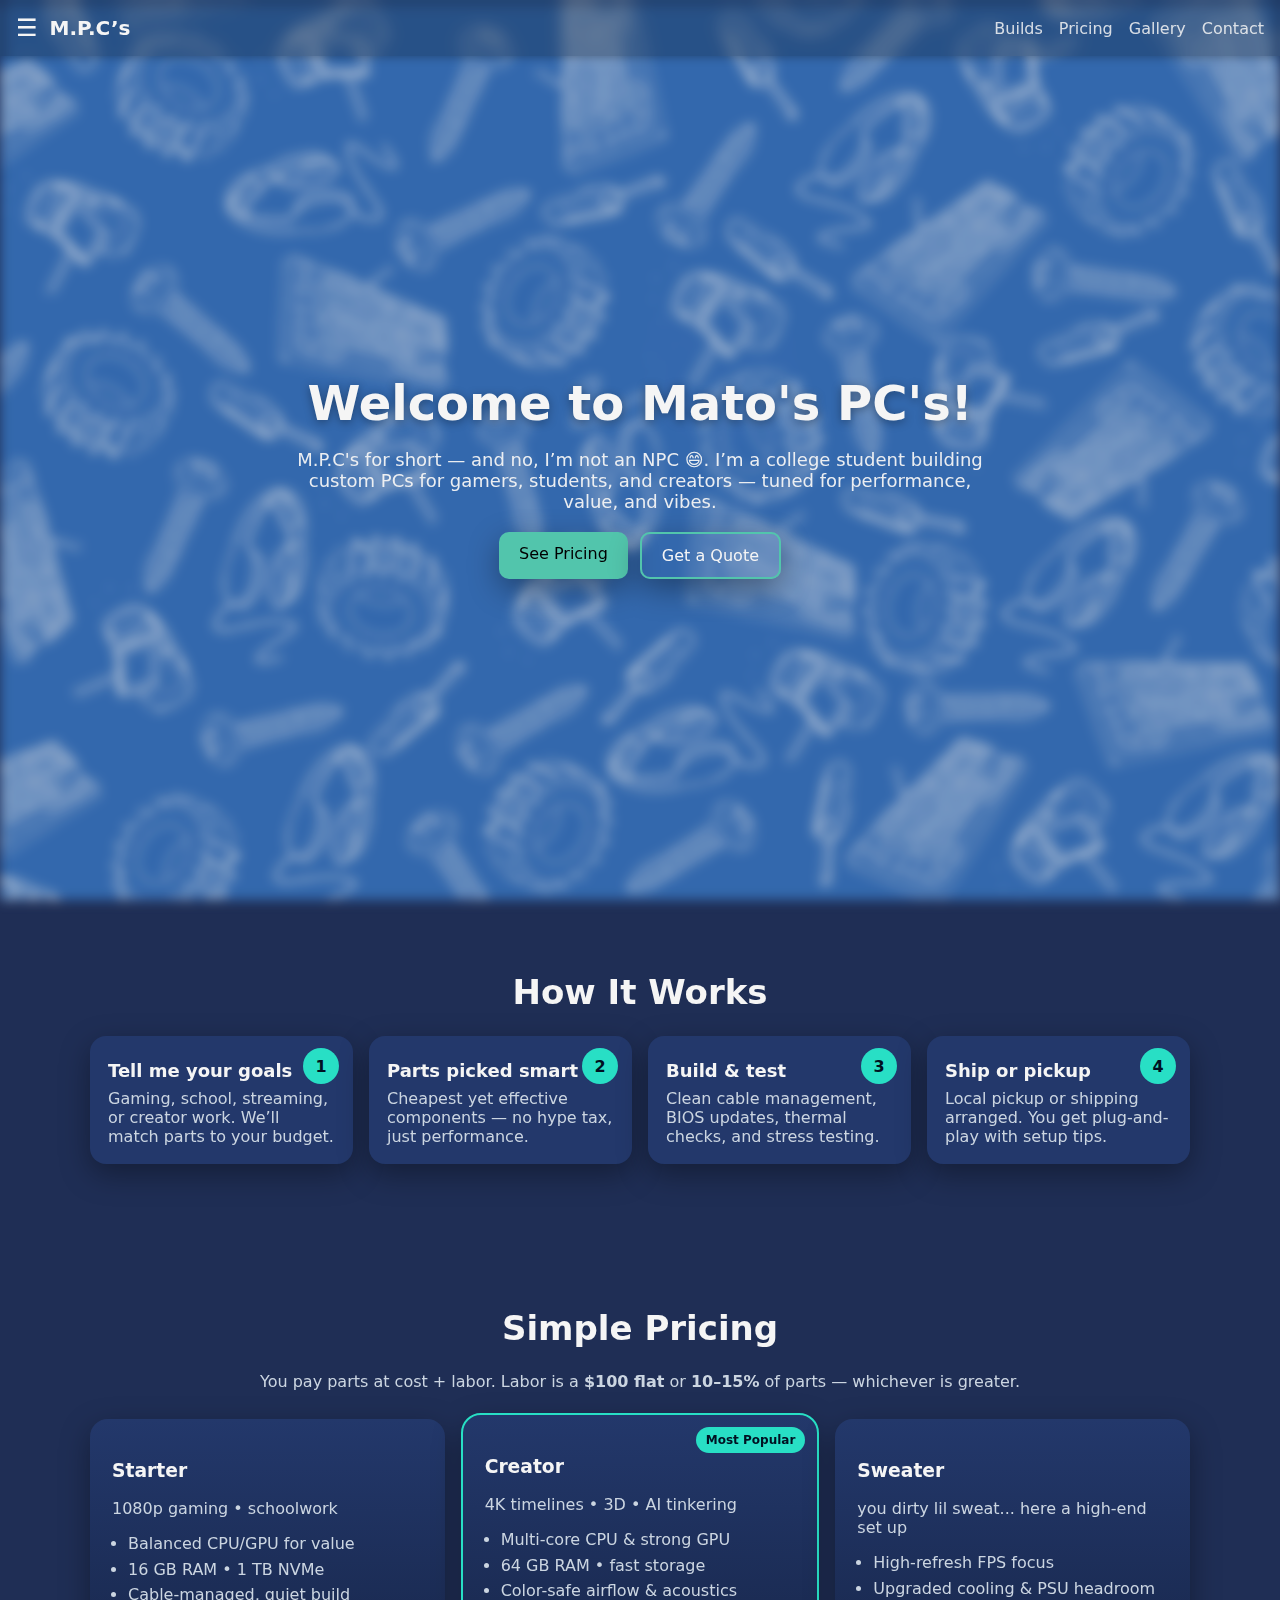
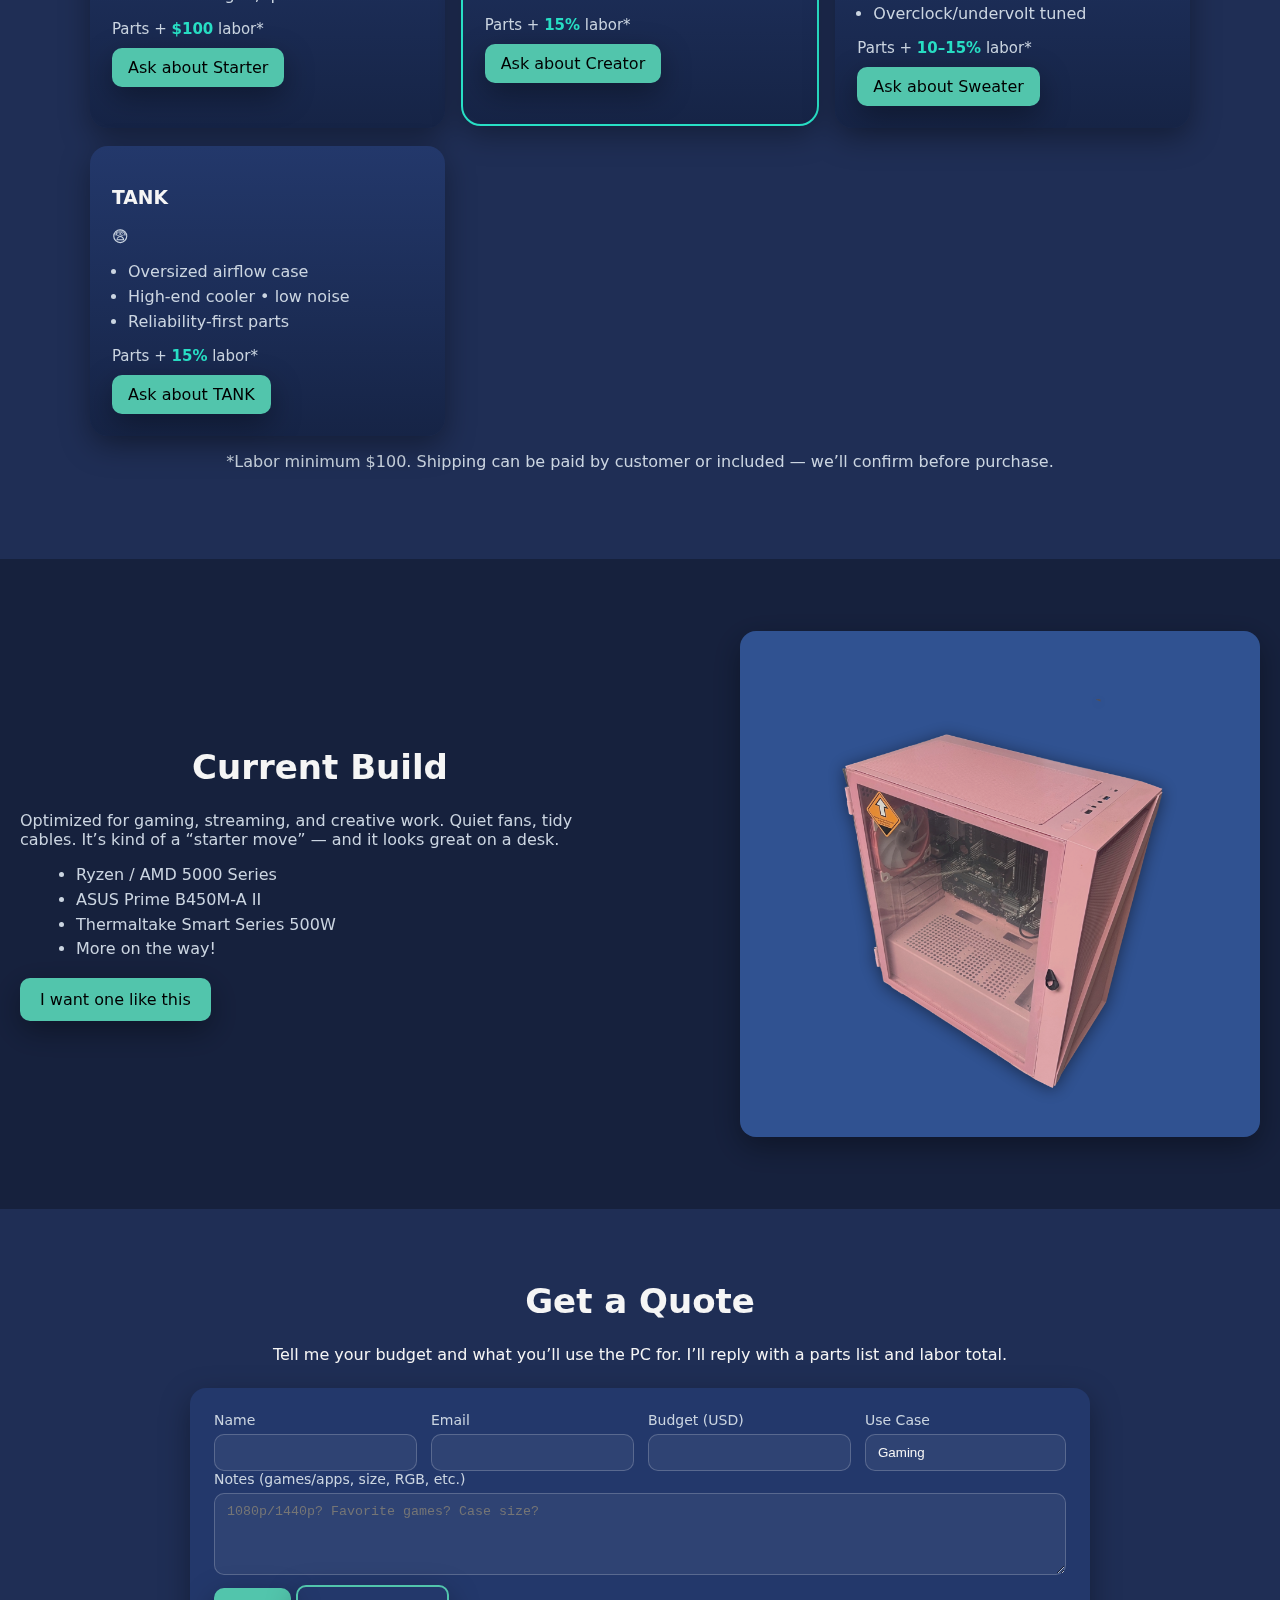
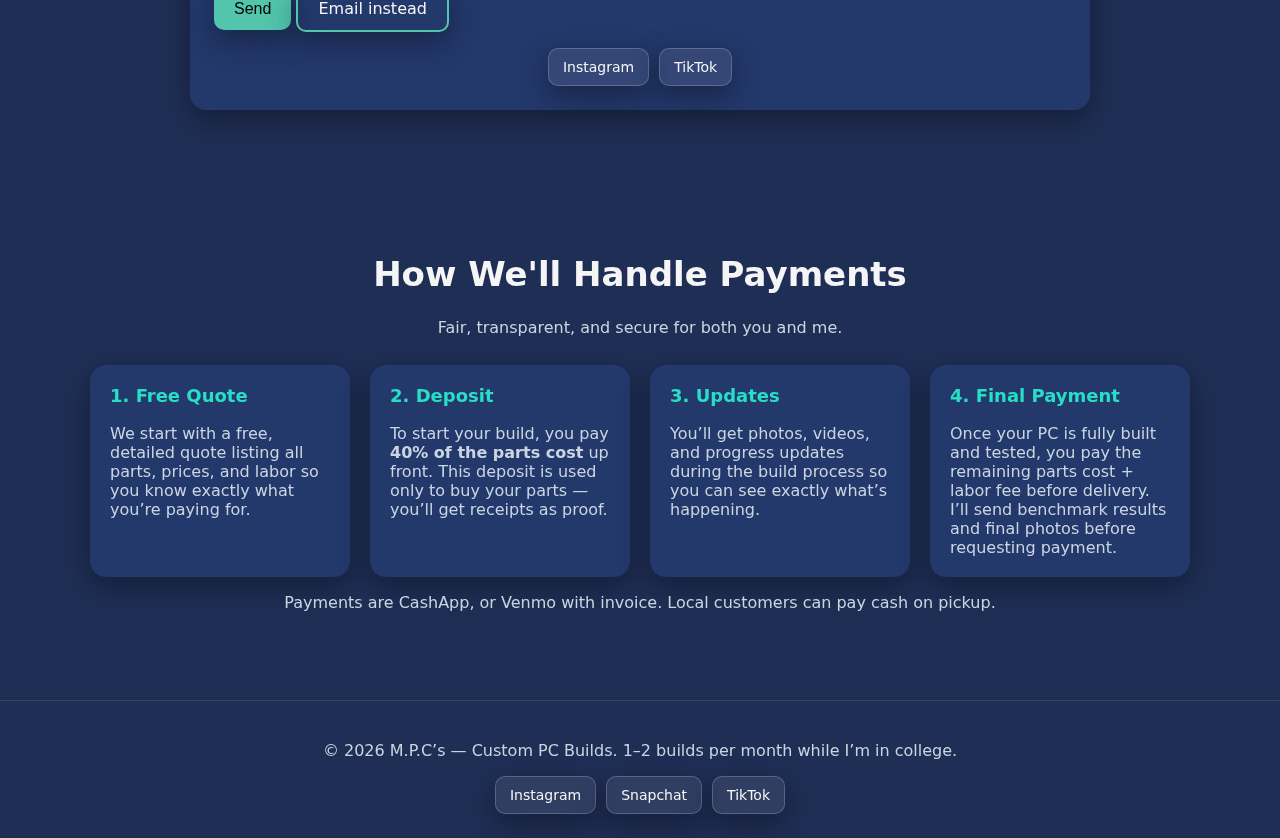
<file: index.html>
<!DOCTYPE html>
<html lang="en">
<head>
  <meta charset="UTF-8" />
  <title>Mato's PC's | Custom PC Builds</title>
  <link rel="stylesheet" href="style.css" />
  <meta name="viewport" content="width=device-width,initial-scale=1" />
</head>
<body>
  <!-- Toggle for sidebar (pure CSS) -->
  <input type="checkbox" id="menu-toggle" hidden>

  <!-- Header / Toggle Button -->
  <header class="topbar">
    <label for="menu-toggle" class="menu-btn" aria-label="Open menu">☰</label>
    <a href="#hero" class="brand">M.P.C’s</a>
    <nav class="top-links">
      <a href="#builds">Builds</a>
      <a href="#pricing">Pricing</a>
      <a href="#gallery">Gallery</a>
      <a href="#contact">Contact</a>
    </nav>
  </header>

  <!-- Slide-in Sidebar -->
  <nav class="sidebar">
    <h2>Menu</h2>
    <ul>
      <li><a href="#hero">Dashboard</a></li>
      <li><a href="#builds">Builds</a></li>
      <li><a href="#pricing">Pricing</a></li>
      <li><a href="#gallery">Gallery</a></li>
      <li><a href="#contact">Contact</a></li>
    </ul>
  </nav>
  <!-- Click-outside backdrop -->
  <label for="menu-toggle" class="backdrop" aria-hidden="true"></label>

  <!-- Blurred Background -->
  <div class="blur-bg"></div>

  <!-- Hero -->
  <main id="hero" class="content">
    <h2>Welcome to Mato's PC's!</h2>
    <p>M.P.C's for short — and no, I’m not an NPC 😄. I’m a college student building custom PCs for gamers, students, and creators — tuned for performance, value, and vibes.</p>
    <div class="cta-row">
      <a href="#pricing" class="btn">See Pricing</a>
      <a href="#contact" class="btn btn-outline">Get a Quote</a>
    </div>
  </main>

  <!-- How it works -->
  <section id="builds" class="section how">
    <h2>How It Works</h2>
    <div class="steps">
      <div class="step">
        <div class="step-num">1</div>
        <h3>Tell me your goals</h3>
        <p>Gaming, school, streaming, or creator work. We’ll match parts to your budget.</p>
      </div>
      <div class="step">
        <div class="step-num">2</div>
        <h3>Parts picked smart</h3>
        <p>Cheapest yet effective components — no hype tax, just performance.</p>
      </div>
      <div class="step">
        <div class="step-num">3</div>
        <h3>Build & test</h3>
        <p>Clean cable management, BIOS updates, thermal checks, and stress testing.</p>
      </div>
      <div class="step">
        <div class="step-num">4</div>
        <h3>Ship or pickup</h3>
        <p>Local pickup or shipping arranged. You get plug-and-play with setup tips.</p>
      </div>
    </div>
  </section>

  <!-- Pricing -->
  <section id="pricing" class="section pricing">
    <h2>Simple Pricing</h2>
    <p class="sub">You pay parts at cost + labor. Labor is a <strong>$100 flat</strong> or <strong>10–15%</strong> of parts — whichever is greater.</p>

    <div class="cards">
      <article class="card starter">
        <h3>Starter</h3>
        <p class="desc">1080p gaming • schoolwork</p>
        <ul>
          <li>Balanced CPU/GPU for value</li>
          <li>16 GB RAM • 1 TB NVMe</li>
          <li>Cable-managed, quiet build</li>
        </ul>
        <div class="price">Parts + <span>$100</span> labor*</div>
        <a href="#contact" class="btn small">Ask about Starter</a>
      </article>

      <article class="card creator featured">
        <div class="badge">Most Popular</div>
        <h3>Creator</h3>
        <p class="desc">4K timelines • 3D • AI tinkering</p>
        <ul>
          <li>Multi-core CPU & strong GPU</li>
          <li>64 GB RAM • fast storage</li>
          <li>Color-safe airflow & acoustics</li>
        </ul>
        <div class="price">Parts + <span>15%</span> labor*</div>
        <a href="#contact" class="btn small">Ask about Creator</a>
      </article>

      <article class="card sweater">
        <h3>Sweater</h3>
        <p class="desc">you dirty lil sweat... here a high-end set up</p>
        <ul>
          <li>High-refresh FPS focus</li>
          <li>Upgraded cooling & PSU headroom</li>
          <li>Overclock/undervolt tuned</li>
        </ul>
        <div class="price">Parts + <span>10–15%</span> labor*</div>
        <a href="#contact" class="btn small">Ask about Sweater</a>
      </article>

      <article class="card tank">
        <h3>TANK</h3>
        <p class="desc">😨</p>
        <ul>
          <li>Oversized airflow case</li>
          <li>High-end cooler • low noise</li>
          <li>Reliability-first parts</li>
        </ul>
        <div class="price">Parts + <span>15%</span> labor*</div>
        <a href="#contact" class="btn small">Ask about TANK</a>
      </article>
    </div>

    <p class="fine">*Labor minimum $100. Shipping can be paid by customer or included — we’ll confirm before purchase.</p>
  </section>

  <!-- Gallery -->
  <section id="gallery" class="section image-section">
    <div class="image-text">
      <h2>Current Build</h2>
      <p>Optimized for gaming, streaming, and creative work. Quiet fans, tidy cables. It’s kind of a “starter move” — and it looks great on a desk.</p>
      <ul class="specs">
        <li>Ryzen / AMD 5000 Series</li>
        <li>ASUS Prime B450M-A II</li>
        <li>Thermaltake Smart Series 500W</li>
        <li>More on the way!</li>
      </ul>
      <a href="#contact" class="btn">I want one like this</a>
    </div>

    <div class="image-stack">
      <img src="images/background.jpg" alt="Custom Gaming PC" class="base-img">
      <img src="images/IMG_4864.png" alt="Overlay" class="overlay-img">
    </div>
  </section>

  <!-- Contact -->
  <section id="contact" class="section contact">
    <h2>Get a Quote</h2>
    <p>Tell me your budget and what you’ll use the PC for. I’ll reply with a parts list and labor total.</p>

    <!-- Formspree-powered email -->
    <form id="quoteForm" class="quote" action="https://formspree.io/f/xwpqzbvv" method="POST">
      <!-- replace with your own Formspree URL ↑ -->
      <input type="hidden" name="_subject" value="MPCs Build Quote" />
      <input type="text" name="_gotcha" autocomplete="off" tabindex="-1" style="position:absolute;left:-9999px" />

      <div class="grid">
        <label>
          Name
          <input type="text" name="name" required />
        </label>
        <label>
          Email
          <input type="email" name="email" required />
        </label>
        <label>
          Budget (USD)
          <input type="number" name="budget" min="400" step="50" required />
        </label>
        <label>
          Use Case
          <select name="use">
            <option>Gaming</option>
            <option>School</option>
            <option>Streaming</option>
            <option>Content Creation</option>
            <option>Mixed</option>
          </select>
        </label>
      </div>

      <label>
        Notes (games/apps, size, RGB, etc.)
        <textarea name="notes" rows="4" placeholder="1080p/1440p? Favorite games? Case size?"></textarea>
      </label>

      <button type="submit" class="btn">Send</button>
      <a class="btn btn-outline" href="mailto:mathismichel.prof@gmail.com?subject=MPCs%20Build%20Quote">Email instead</a>

      <p id="formStatus" class="form-status" aria-live="polite"></p>

      <!-- Social under the form -->
      <div class="social-row under-form">
        <a class="social-btn ig" href="https://instagram.com/g.l.d.n_mathis" target="_blank" rel="noopener">Instagram</a>
        <a class="social-btn tt" href="https://www.tiktok.com/@golden.mathis" target="_blank" rel="noopener">TikTok</a>
      </div>
    </form>
  </section>

  <!-- Payments -->
  <section id="payments" class="section payments">
    <h2>How We'll Handle Payments</h2>
    <p class="sub">Fair, transparent, and secure for both you and me.</p>

    <div class="policy-grid">
      <div class="policy-step">
        <h3>1. Free Quote</h3>
        <p>We start with a free, detailed quote listing all parts, prices, and labor so you know exactly what you’re paying for.</p>
      </div>

      <div class="policy-step">
        <h3>2. Deposit</h3>
        <p>To start your build, you pay <strong>40% of the parts cost</strong> up front. This deposit is used only to buy your parts — you’ll get receipts as proof.</p>
      </div>

      <div class="policy-step">
        <h3>3. Updates</h3>
        <p>You’ll get photos, videos, and progress updates during the build process so you can see exactly what’s happening.</p>
      </div>

      <div class="policy-step">
        <h3>4. Final Payment</h3>
        <p>Once your PC is fully built and tested, you pay the remaining parts cost + labor fee before delivery. I’ll send benchmark results and final photos before requesting payment.</p>
      </div>
    </div>

    <p class="fine">Payments are CashApp, or Venmo with invoice. Local customers can pay cash on pickup.</p>
  </section>

  <footer class="footer">
    <p>© <span id="year"></span> M.P.C’s — Custom PC Builds. 1–2 builds per month while I’m in college.</p>
    <div class="social-row" style="margin-top:10px">
      <a class="social-btn ig" href="https://instagram.com/g.l.d.n_mathis" target="_blank" rel="noopener">Instagram</a>
      <a class="social-btn sc" href="https://www.snapchat.com/add/YOUR_SNAP_USERNAME" target="_blank" rel="noopener">Snapchat</a>
      <a class="social-btn tt" href="https://www.tiktok.com/@golden.mathis" target="_blank" rel="noopener">TikTok</a>
    </div>
  </footer>

  <script>
    // set year
    document.getElementById('year').textContent = new Date().getFullYear();

    // AJAX submit to Formspree so we can show a success message without leaving the page
    const form = document.getElementById('quoteForm');
    const statusEl = document.getElementById('formStatus');

    form.addEventListener('submit', async (e) => {
      e.preventDefault();
      statusEl.textContent = 'Sending...';

      try {
        const res = await fetch(form.action, {
          method: 'POST',
          headers: { 'Accept': 'application/json' },
          body: new FormData(form)
        });

        if (res.ok) {
          statusEl.textContent = 'Thanks! Your request was sent. I will reply to your email soon.';
          form.reset();
        } else {
          const data = await res.json().catch(() => ({}));
          statusEl.textContent = (data && (data.error || (data.errors && data.errors[0]?.message)))
            || 'Something went wrong. Please try again or use the Email button.';
        }
      } catch (err) {
        statusEl.textContent = 'Network error. Please try again or use the Email button.';
      }
    });
  </script>
</body>
</html>
</file>
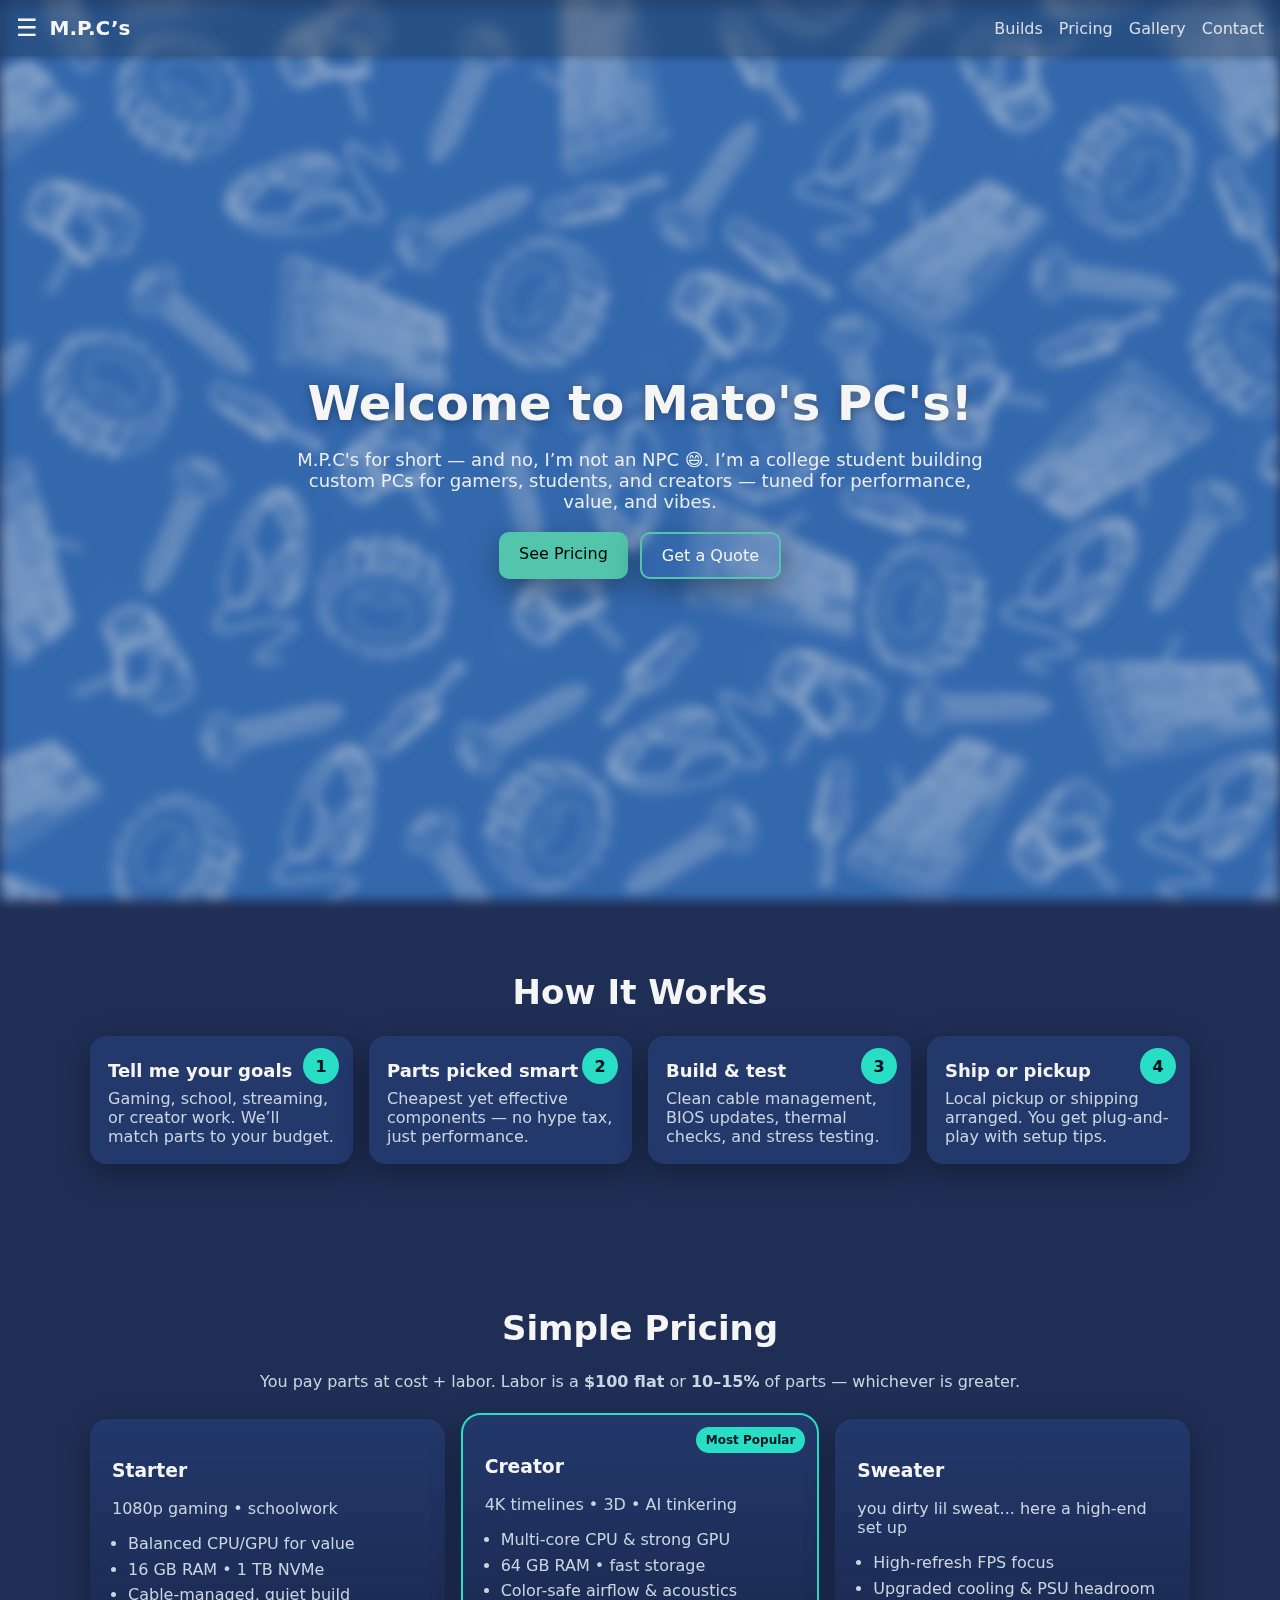
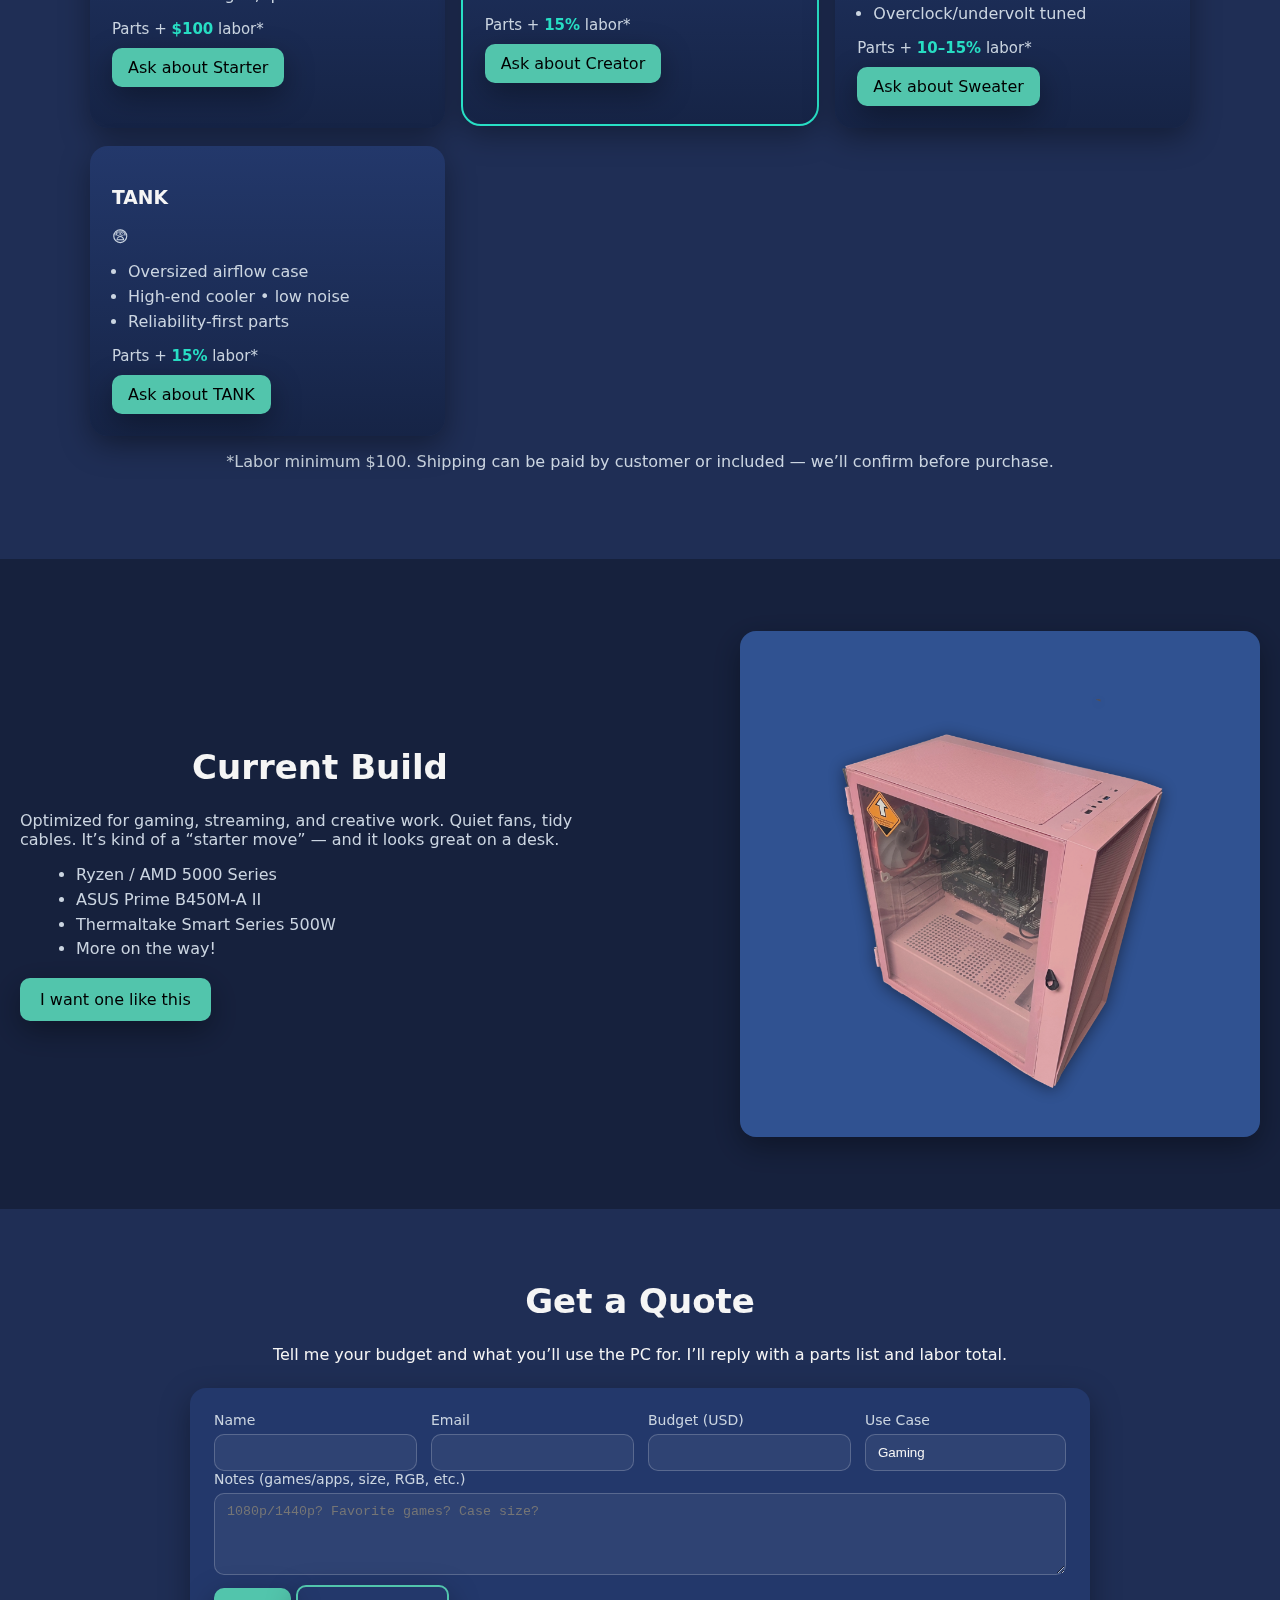
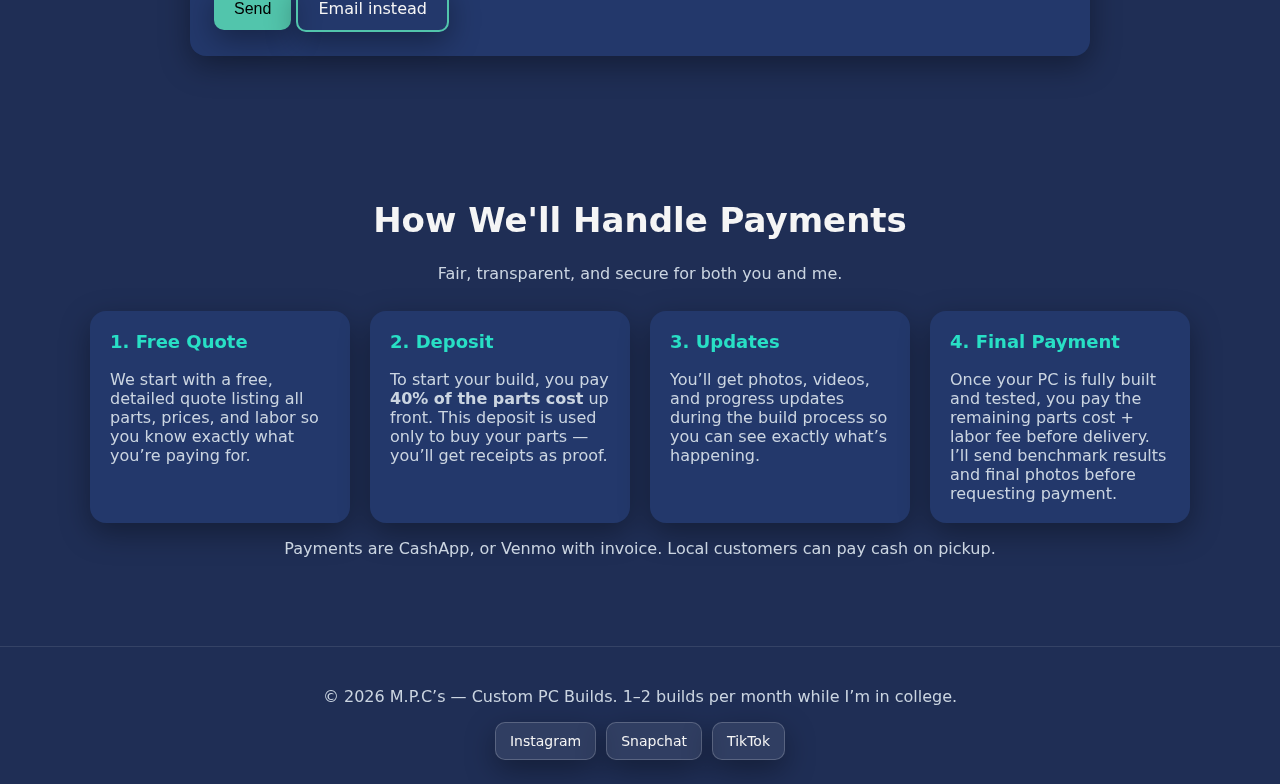
<file: index.html(FX).html>
<!DOCTYPE html>
<html lang="en">
<head>
  <meta charset="UTF-8" />
  <title>Mato's PC's | Custom PC Builds</title>
  <link rel="stylesheet" href="style.css" />
  <meta name="viewport" content="width=device-width,initial-scale=1" />
</head>
<body>
  <!-- Toggle for sidebar (pure CSS) -->
  <input type="checkbox" id="menu-toggle" hidden>

  <!-- Header / Toggle Button -->
  <header class="topbar">
    <label for="menu-toggle" class="menu-btn" aria-label="Open menu">☰</label>
    <a href="#hero" class="brand">M.P.C’s</a>
    <nav class="top-links">
      <a href="#builds">Builds</a>
      <a href="#pricing">Pricing</a>
      <a href="#gallery">Gallery</a>
      <a href="#contact">Contact</a>
    </nav>
  </header>

  <!-- Slide-in Sidebar -->
  <nav class="sidebar">
    <h2>Menu</h2>
    <ul>
      <li><a href="#hero">Dashboard</a></li>
      <li><a href="#builds">Builds</a></li>
      <li><a href="#pricing">Pricing</a></li>
      <li><a href="#gallery">Gallery</a></li>
      <li><a href="#contact">Contact</a></li>
    </ul>
  </nav>
  <!-- Click-outside backdrop -->
  <label for="menu-toggle" class="backdrop" aria-hidden="true"></label>

  <!-- Blurred Background -->
  <div class="blur-bg"></div>

  <!-- Hero -->
  <main id="hero" class="content">
    <h2>Welcome to Mato's PC's!</h2>
    <p>M.P.C's for short — and no, I’m not an NPC 😄. I’m a college student building custom PCs for gamers, students, and creators — tuned for performance, value, and vibes.</p>
    <div class="cta-row">
      <a href="#pricing" class="btn">See Pricing</a>
      <a href="#contact" class="btn btn-outline">Get a Quote</a>
    </div>
  </main>

  <!-- How it works -->
  <section id="builds" class="section how">
    <h2>How It Works</h2>
    <div class="steps">
      <div class="step">
        <div class="step-num">1</div>
        <h3>Tell me your goals</h3>
        <p>Gaming, school, streaming, or creator work. We’ll match parts to your budget.</p>
      </div>
      <div class="step">
        <div class="step-num">2</div>
        <h3>Parts picked smart</h3>
        <p>Cheapest yet effective components — no hype tax, just performance.</p>
      </div>
      <div class="step">
        <div class="step-num">3</div>
        <h3>Build & test</h3>
        <p>Clean cable management, BIOS updates, thermal checks, and stress testing.</p>
      </div>
      <div class="step">
        <div class="step-num">4</div>
        <h3>Ship or pickup</h3>
        <p>Local pickup or shipping arranged. You get plug-and-play with setup tips.</p>
      </div>
    </div>
  </section>

  <!-- Pricing -->
  <section id="pricing" class="section pricing">
    <h2>Simple Pricing</h2>
    <p class="sub">You pay parts at cost + labor. Labor is a <strong>$100 flat</strong> or <strong>10–15%</strong> of parts — whichever is greater.</p>

    <div class="cards">
      <article class="card starter">
        <h3>Starter</h3>
        <p class="desc">1080p gaming • schoolwork</p>
        <ul>
          <li>Balanced CPU/GPU for value</li>
          <li>16 GB RAM • 1 TB NVMe</li>
          <li>Cable-managed, quiet build</li>
        </ul>
        <div class="price">Parts + <span>$100</span> labor*</div>
        <a href="#contact" class="btn small">Ask about Starter</a>
      </article>

      <article class="card creator featured">
        <div class="badge">Most Popular</div>
        <h3>Creator</h3>
        <p class="desc">4K timelines • 3D • AI tinkering</p>
        <ul>
          <li>Multi-core CPU & strong GPU</li>
          <li>64 GB RAM • fast storage</li>
          <li>Color-safe airflow & acoustics</li>
        </ul>
        <div class="price">Parts + <span>15%</span> labor*</div>
        <a href="#contact" class="btn small">Ask about Creator</a>
      </article>

      <article class="card sweater">
        <h3>Sweater</h3>
        <p class="desc">you dirty lil sweat... here a high-end set up</p>
        <ul>
          <li>High-refresh FPS focus</li>
          <li>Upgraded cooling & PSU headroom</li>
          <li>Overclock/undervolt tuned</li>
        </ul>
        <div class="price">Parts + <span>10–15%</span> labor*</div>
        <a href="#contact" class="btn small">Ask about Sweater</a>
      </article>

      <article class="card tank">
        <h3>TANK</h3>
        <p class="desc">😨</p>
        <ul>
          <li>Oversized airflow case</li>
          <li>High-end cooler • low noise</li>
          <li>Reliability-first parts</li>
        </ul>
        <div class="price">Parts + <span>15%</span> labor*</div>
        <a href="#contact" class="btn small">Ask about TANK</a>
      </article>
    </div>

    <p class="fine">*Labor minimum $100. Shipping can be paid by customer or included — we’ll confirm before purchase.</p>
  </section>

  <!-- Gallery -->
  <section id="gallery" class="section image-section">
    <div class="image-text">
      <h2>Current Build</h2>
      <p>Optimized for gaming, streaming, and creative work. Quiet fans, tidy cables. It’s kind of a “starter move” — and it looks great on a desk.</p>
      <ul class="specs">
        <li>Ryzen / AMD 5000 Series</li>
        <li>ASUS Prime B450M-A II</li>
        <li>Thermaltake Smart Series 500W</li>
        <li>More on the way!</li>
      </ul>
      <a href="#contact" class="btn">I want one like this</a>
    </div>

    <div class="image-stack">
      <img src="images/background.jpg" alt="Custom Gaming PC" class="base-img">
      <img src="images/IMG_4864.png" alt="Overlay" class="overlay-img">
    </div>
  </section>

  <!-- Contact -->
  <section id="contact" class="section contact">
    <h2>Get a Quote</h2>
    <p>Tell me your budget and what you’ll use the PC for. I’ll reply with a parts list and labor total.</p>
    

    <!-- JS-powered email (more reliable than form mailto) -->
    <form id="quoteForm" class="quote" onsubmit="return false;">
      <div class="grid">
        <label>
          Name
          <input type="text" name="name" required />
        </label>
        <label>
          Email
          <input type="email" name="email" required />
        </label>
        <label>
          Budget (USD)
          <input type="number" name="budget" min="400" step="50" required />
        </label>
        <label>
          Use Case
          <select name="use">
            <option>Gaming</option>
            <option>School</option>
            <option>Streaming</option>
            <option>Content Creation</option>
            <option>Mixed</option>
          </select>
        </label>
      </div>
      <label>
        Notes (games/apps, size, RGB, etc.)
        <textarea name="notes" rows="4" placeholder="1080p/1440p? Favorite games? Case size?"></textarea>
      </label>
      <button type="button" class="btn" onclick="sendMail()">Send</button>
      <a class="btn btn-outline" href="mailto:mathismichel.prof@gmail.com?subject=MPCs%20Build%20Quote">Email instead</a>
      <noscript><p style="margin-top:10px">JS is off — use the “Email instead” button.</p></noscript>
    </form>
  </section>

  <!-- Payments -->
  <section id="payments" class="section payments">
    <h2>How We'll Handle Payments</h2>
    <p class="sub">Fair, transparent, and secure for both you and me.</p>

    <div class="policy-grid">
      <div class="policy-step">
        <h3>1. Free Quote</h3>
        <p>We start with a free, detailed quote listing all parts, prices, and labor so you know exactly what you’re paying for.</p>
      </div>

      <div class="policy-step">
        <h3>2. Deposit</h3>
        <p>To start your build, you pay <strong>40% of the parts cost</strong> up front. This deposit is used only to buy your parts — you’ll get receipts as proof.</p>
      </div>

      <div class="policy-step">
        <h3>3. Updates</h3>
        <p>You’ll get photos, videos, and progress updates during the build process so you can see exactly what’s happening.</p>
      </div>

      <div class="policy-step">
        <h3>4. Final Payment</h3>
        <p>Once your PC is fully built and tested, you pay the remaining parts cost + labor fee before delivery. I’ll send benchmark results and final photos before requesting payment.</p>
      </div>
    </div>

    <p class="fine">Payments are CashApp, or Venmo with invoice. Local customers can pay cash on pickup.</p>
  </section>

  <footer class="footer">
  <p>© <span id="year"></span> M.P.C’s — Custom PC Builds. 1–2 builds per month while I’m in college.</p>
  <div class="social-row" style="margin-top:10px">
    <a class="social-btn ig" href="https://instagram.com/g.l.d.n_mathis" target="_blank" rel="noopener">Instagram</a>
    <a class="social-btn sc" href="https://www.snapchat.com/add/YOUR_SNAP_USERNAME" target="_blank" rel="noopener">Snapchat</a>
    <a class="social-btn tt" href="https://www.tiktok.com/@golden.mathis" target="_blank" rel="noopener">TikTok</a>
  </div>
</footer>

  <script>
    // set year
    document.getElementById('year').textContent = new Date().getFullYear();

    // open user's mail client prefilled with form data
    function sendMail() {
      const f = document.getElementById('quoteForm');
      const name   = (f.elements['name'].value || '').trim();
      const email  = (f.elements['email'].value || '').trim();
      const budget = (f.elements['budget'].value || '').trim();
      const use    = f.elements['use'].value || '';
      const notes  = (f.elements['notes'].value || '').trim();

      const to = 'mathismichel.prof@gmail.com';
      const subject = `MPCs Build Quote — ${name || 'New inquiry'}`;
      const body = [
        `Name: ${name}`,
        `Email: ${email}`,
        `Budget: $${budget}`,
        `Use Case: ${use}`,
        '',
        'Notes:',
        notes
      ].join('\n');

      window.location.href =
        `mailto:${encodeURIComponent(to)}?subject=${encodeURIComponent(subject)}&body=${encodeURIComponent(body)}`;
    }
  </script>
</body>
</html>
</file>
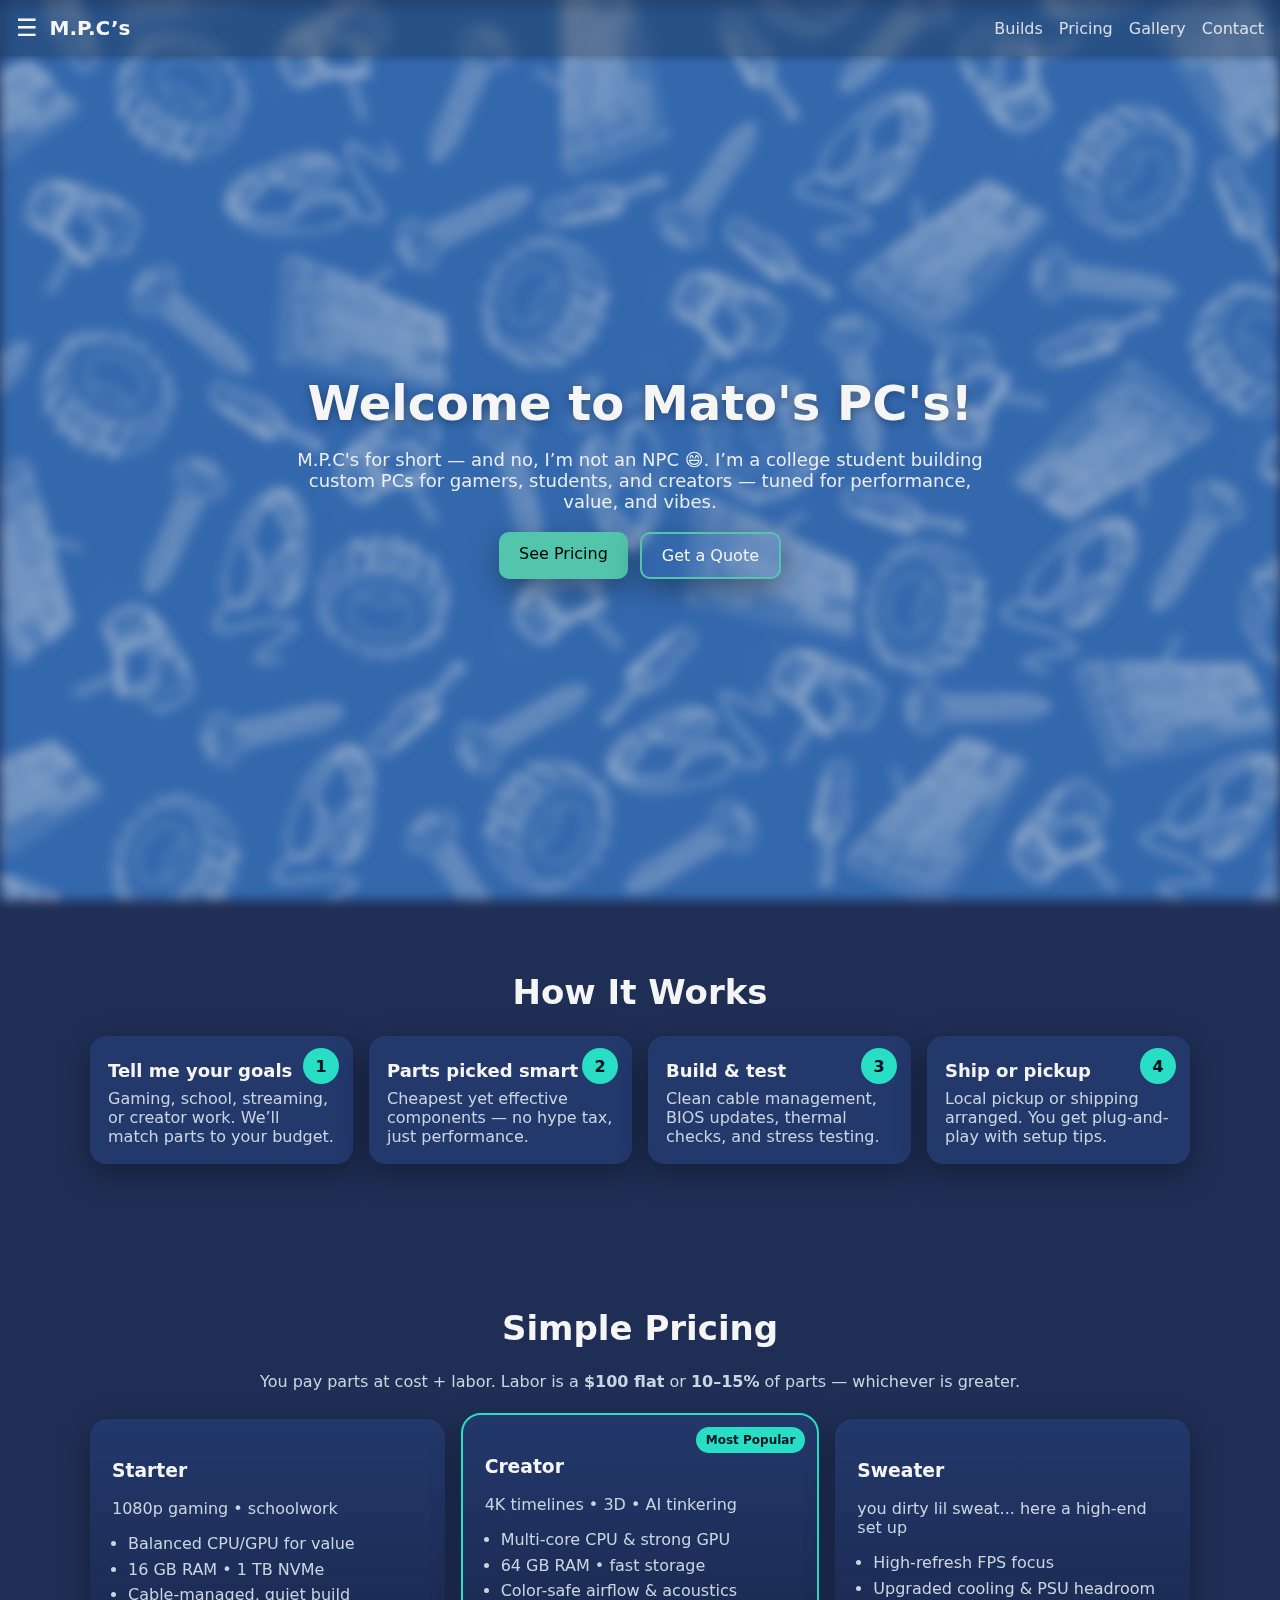
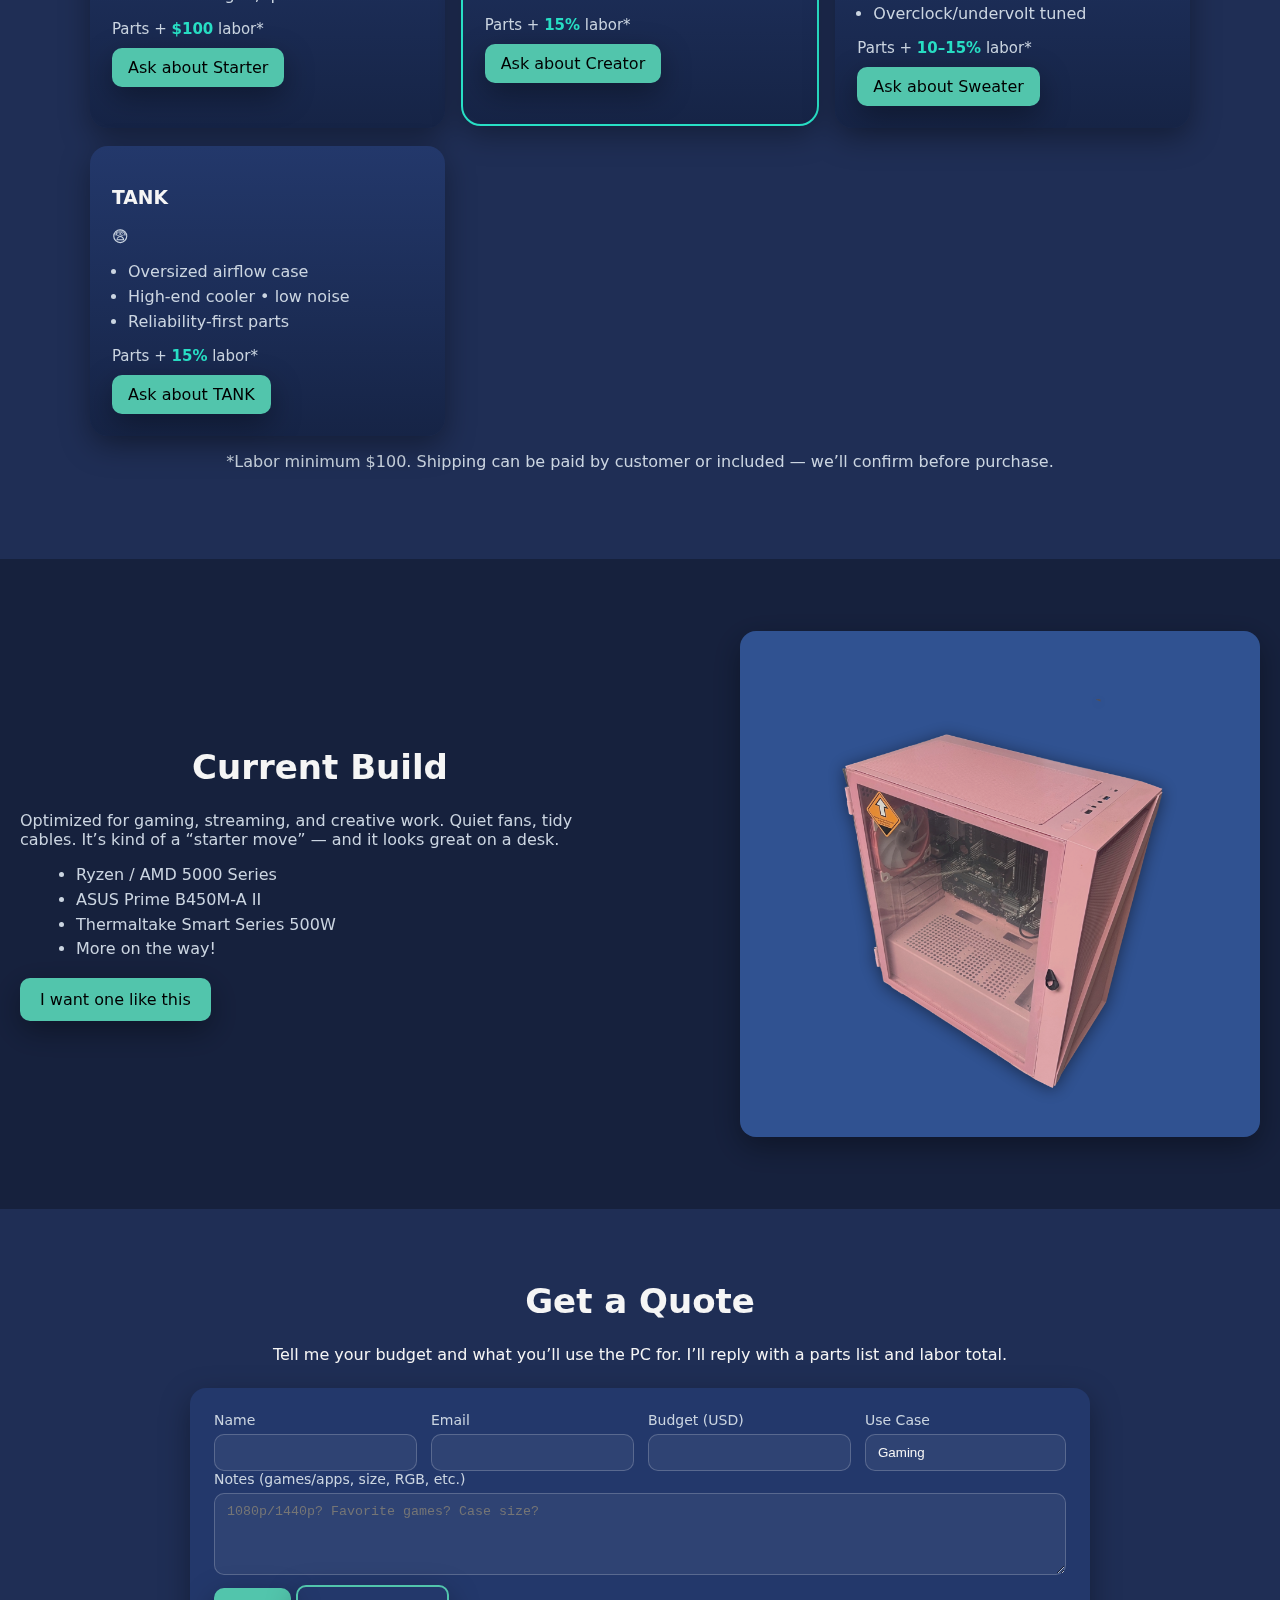
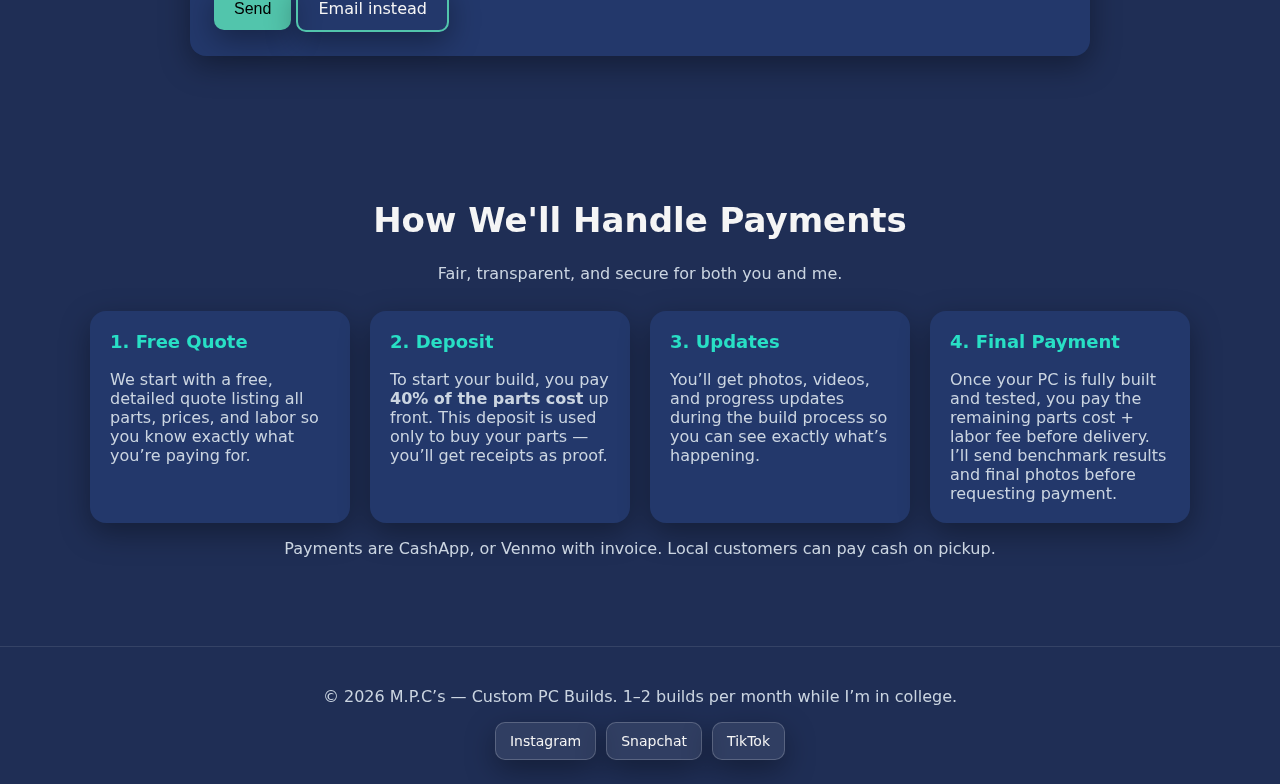
<file: index.html.html>
<!DOCTYPE html>
<html lang="en">
<head>
  <meta charset="UTF-8" />
  <title>Mato's PC's | Custom PC Builds</title>
  <link rel="stylesheet" href="style.css" />
  <meta name="viewport" content="width=device-width,initial-scale=1" />
</head>
<body>
  <!-- Toggle for sidebar (pure CSS) -->
  <input type="checkbox" id="menu-toggle" hidden>

  <!-- Header / Toggle Button -->
  <header class="topbar">
    <label for="menu-toggle" class="menu-btn" aria-label="Open menu">☰</label>
    <a href="#hero" class="brand">M.P.C’s</a>
    <nav class="top-links">
      <a href="#builds">Builds</a>
      <a href="#pricing">Pricing</a>
      <a href="#gallery">Gallery</a>
      <a href="#contact">Contact</a>
    </nav>
  </header>

  <!-- Slide-in Sidebar -->
  <nav class="sidebar">
    <h2>Menu</h2>
    <ul>
      <li><a href="#hero">Dashboard</a></li>
      <li><a href="#builds">Builds</a></li>
      <li><a href="#pricing">Pricing</a></li>
      <li><a href="#gallery">Gallery</a></li>
      <li><a href="#contact">Contact</a></li>
    </ul>
  </nav>
  <!-- Click-outside backdrop -->
  <label for="menu-toggle" class="backdrop" aria-hidden="true"></label>

  <!-- Blurred Background -->
  <div class="blur-bg"></div>

  <!-- Hero -->
  <main id="hero" class="content">
    <h2>Welcome to Mato's PC's!</h2>
    <p>M.P.C's for short — and no, I’m not an NPC 😄. I’m a college student building custom PCs for gamers, students, and creators — tuned for performance, value, and vibes.</p>
    <div class="cta-row">
      <a href="#pricing" class="btn">See Pricing</a>
      <a href="#contact" class="btn btn-outline">Get a Quote</a>
    </div>
  </main>

  <!-- How it works -->
  <section id="builds" class="section how">
    <h2>How It Works</h2>
    <div class="steps">
      <div class="step">
        <div class="step-num">1</div>
        <h3>Tell me your goals</h3>
        <p>Gaming, school, streaming, or creator work. We’ll match parts to your budget.</p>
      </div>
      <div class="step">
        <div class="step-num">2</div>
        <h3>Parts picked smart</h3>
        <p>Cheapest yet effective components — no hype tax, just performance.</p>
      </div>
      <div class="step">
        <div class="step-num">3</div>
        <h3>Build & test</h3>
        <p>Clean cable management, BIOS updates, thermal checks, and stress testing.</p>
      </div>
      <div class="step">
        <div class="step-num">4</div>
        <h3>Ship or pickup</h3>
        <p>Local pickup or shipping arranged. You get plug-and-play with setup tips.</p>
      </div>
    </div>
  </section>

  <!-- Pricing -->
  <section id="pricing" class="section pricing">
    <h2>Simple Pricing</h2>
    <p class="sub">You pay parts at cost + labor. Labor is a <strong>$100 flat</strong> or <strong>10–15%</strong> of parts — whichever is greater.</p>

    <div class="cards">
      <article class="card starter">
        <h3>Starter</h3>
        <p class="desc">1080p gaming • schoolwork</p>
        <ul>
          <li>Balanced CPU/GPU for value</li>
          <li>16 GB RAM • 1 TB NVMe</li>
          <li>Cable-managed, quiet build</li>
        </ul>
        <div class="price">Parts + <span>$100</span> labor*</div>
        <a href="#contact" class="btn small">Ask about Starter</a>
      </article>

      <article class="card creator featured">
        <div class="badge">Most Popular</div>
        <h3>Creator</h3>
        <p class="desc">4K timelines • 3D • AI tinkering</p>
        <ul>
          <li>Multi-core CPU & strong GPU</li>
          <li>64 GB RAM • fast storage</li>
          <li>Color-safe airflow & acoustics</li>
        </ul>
        <div class="price">Parts + <span>15%</span> labor*</div>
        <a href="#contact" class="btn small">Ask about Creator</a>
      </article>

      <article class="card sweater">
        <h3>Sweater</h3>
        <p class="desc">you dirty lil sweat... here a high-end set up</p>
        <ul>
          <li>High-refresh FPS focus</li>
          <li>Upgraded cooling & PSU headroom</li>
          <li>Overclock/undervolt tuned</li>
        </ul>
        <div class="price">Parts + <span>10–15%</span> labor*</div>
        <a href="#contact" class="btn small">Ask about Sweater</a>
      </article>

      <article class="card tank">
        <h3>TANK</h3>
        <p class="desc">😨</p>
        <ul>
          <li>Oversized airflow case</li>
          <li>High-end cooler • low noise</li>
          <li>Reliability-first parts</li>
        </ul>
        <div class="price">Parts + <span>15%</span> labor*</div>
        <a href="#contact" class="btn small">Ask about TANK</a>
      </article>
    </div>

    <p class="fine">*Labor minimum $100. Shipping can be paid by customer or included — we’ll confirm before purchase.</p>
  </section>

  <!-- Gallery -->
  <section id="gallery" class="section image-section">
    <div class="image-text">
      <h2>Current Build</h2>
      <p>Optimized for gaming, streaming, and creative work. Quiet fans, tidy cables. It’s kind of a “starter move” — and it looks great on a desk.</p>
      <ul class="specs">
        <li>Ryzen / AMD 5000 Series</li>
        <li>ASUS Prime B450M-A II</li>
        <li>Thermaltake Smart Series 500W</li>
        <li>More on the way!</li>
      </ul>
      <a href="#contact" class="btn">I want one like this</a>
    </div>

    <div class="image-stack">
      <img src="images/background.jpg" alt="Custom Gaming PC" class="base-img">
      <img src="images/IMG_4864.png" alt="Overlay" class="overlay-img">
    </div>
  </section>

  <!-- Contact -->
  <section id="contact" class="section contact">
    <h2>Get a Quote</h2>
    <p>Tell me your budget and what you’ll use the PC for. I’ll reply with a parts list and labor total.</p>
    

    <!-- JS-powered email (more reliable than form mailto) -->
    <form id="quoteForm" class="quote" onsubmit="return false;">
      <div class="grid">
        <label>
          Name
          <input type="text" name="name" required />
        </label>
        <label>
          Email
          <input type="email" name="email" required />
        </label>
        <label>
          Budget (USD)
          <input type="number" name="budget" min="400" step="50" required />
        </label>
        <label>
          Use Case
          <select name="use">
            <option>Gaming</option>
            <option>School</option>
            <option>Streaming</option>
            <option>Content Creation</option>
            <option>Mixed</option>
          </select>
        </label>
      </div>
      <label>
        Notes (games/apps, size, RGB, etc.)
        <textarea name="notes" rows="4" placeholder="1080p/1440p? Favorite games? Case size?"></textarea>
      </label>
      <button type="button" class="btn" onclick="sendMail()">Send</button>
      <a class="btn btn-outline" href="mailto:mathismichel.prof@gmail.com?subject=MPCs%20Build%20Quote">Email instead</a>
      <noscript><p style="margin-top:10px">JS is off — use the “Email instead” button.</p></noscript>
    </form>
  </section>

  <!-- Payments -->
  <section id="payments" class="section payments">
    <h2>How We'll Handle Payments</h2>
    <p class="sub">Fair, transparent, and secure for both you and me.</p>

    <div class="policy-grid">
      <div class="policy-step">
        <h3>1. Free Quote</h3>
        <p>We start with a free, detailed quote listing all parts, prices, and labor so you know exactly what you’re paying for.</p>
      </div>

      <div class="policy-step">
        <h3>2. Deposit</h3>
        <p>To start your build, you pay <strong>40% of the parts cost</strong> up front. This deposit is used only to buy your parts — you’ll get receipts as proof.</p>
      </div>

      <div class="policy-step">
        <h3>3. Updates</h3>
        <p>You’ll get photos, videos, and progress updates during the build process so you can see exactly what’s happening.</p>
      </div>

      <div class="policy-step">
        <h3>4. Final Payment</h3>
        <p>Once your PC is fully built and tested, you pay the remaining parts cost + labor fee before delivery. I’ll send benchmark results and final photos before requesting payment.</p>
      </div>
    </div>

    <p class="fine">Payments are CashApp, or Venmo with invoice. Local customers can pay cash on pickup.</p>
  </section>

  <footer class="footer">
  <p>© <span id="year"></span> M.P.C’s — Custom PC Builds. 1–2 builds per month while I’m in college.</p>
  <div class="social-row" style="margin-top:10px">
    <a class="social-btn ig" href="https://instagram.com/g.l.d.n_mathis" target="_blank" rel="noopener">Instagram</a>
    <a class="social-btn sc" href="https://www.snapchat.com/add/YOUR_SNAP_USERNAME" target="_blank" rel="noopener">Snapchat</a>
    <a class="social-btn tt" href="https://www.tiktok.com/@golden.mathis" target="_blank" rel="noopener">TikTok</a>
  </div>
</footer>

  <script>
    // set year
    document.getElementById('year').textContent = new Date().getFullYear();

    // open user's mail client prefilled with form data
    function sendMail() {
      const f = document.getElementById('quoteForm');
      const name   = (f.elements['name'].value || '').trim();
      const email  = (f.elements['email'].value || '').trim();
      const budget = (f.elements['budget'].value || '').trim();
      const use    = f.elements['use'].value || '';
      const notes  = (f.elements['notes'].value || '').trim();

      const to = 'mathismichel.prof@gmail.com';
      const subject = `MPCs Build Quote — ${name || 'New inquiry'}`;
      const body = [
        `Name: ${name}`,
        `Email: ${email}`,
        `Budget: $${budget}`,
        `Use Case: ${use}`,
        '',
        'Notes:',
        notes
      ].join('\n');

      window.location.href =
        `mailto:${encodeURIComponent(to)}?subject=${encodeURIComponent(subject)}&body=${encodeURIComponent(body)}`;
    }
  </script>
</body>
</html>
</file>
<file: style.css>
* { box-sizing: border-box; }
:root{
  --bg:#1f2e55;
  --bg-deep:#162446;
  --text:#f5f5f5;
  --muted:#cbd5e1;
  --accent:#28dfc5;
  --accent-2:#52c5ac;
  --card:#23386b;
  --glass:rgba(0,0,0,0.22);
  --shadow:0 10px 30px rgba(0,0,0,.35);
}
html { scroll-behavior: smooth; }
body{
  margin:0;
  font-family:'Segoe UI',system-ui,-apple-system,Arial,sans-serif;
  color:var(--text);
  background:var(--bg);
  min-height:100vh;
  overflow-x:hidden;
}

/* ===== Topbar ===== */
.topbar{
  position:fixed; inset:auto 0 0 0; top:0;
  height:56px; display:flex; align-items:center; gap:12px;
  padding:0 16px;
  background:var(--glass);
  backdrop-filter: blur(6px);
  box-shadow: 0 2px 8px rgba(0,0,0,.25);
  z-index:10;
}
.menu-btn{ font-size:24px; cursor:pointer; user-select:none; }
.brand{ color:var(--text); text-decoration:none; font-weight:700; font-size:20px; }
.top-links{ margin-left:auto; display:flex; gap:16px; }
.top-links a{ color:var(--text); text-decoration:none; opacity:.85; }
.top-links a:hover{ opacity:1; }

/* ===== Sidebar ===== */
.sidebar{
  position:fixed; top:0; left:0; height:100vh; width:240px;
  background:#234073; padding:72px 16px 16px;
  transform:translateX(-100%); transition:transform .35s ease;
  z-index:20;
}
.sidebar h2{ margin:0 0 12px; font-size:18px; }
.sidebar ul{ list-style:none; padding:0; margin:0; }
.sidebar li{ margin:10px 0; }
.sidebar a{ color:var(--text); text-decoration:none; opacity:.9; }
.sidebar a:hover{ opacity:1; }
#menu-toggle:checked ~ .sidebar{ transform:translateX(0); }

/* click-outside */
.backdrop{
  position:fixed; inset:0;
  background:rgba(0,0,0,.35);
  opacity:0; pointer-events:none;
  transition:opacity .25s ease;
  z-index:15;
}
#menu-toggle:checked ~ .backdrop{ opacity:1; pointer-events:auto; }

/* ===== Background Blur ===== */
.blur-bg{
  position:fixed; inset:0; z-index:-1;
  background-image:url('images/Web BACKGROUND.jpg');
  background-size:cover; background-position:center;
  filter:blur(6px) brightness(.9);
}

/* ===== Hero ===== */
.content{
  min-height:100vh; display:flex; flex-direction:column; gap:20px;
  align-items:center; justify-content:center; text-align:center;
  padding:80px 24px 24px;
}
.content h2{
  margin:0; font-size:48px; line-height:1.1;
  text-shadow:0 2px 10px rgba(0,0,0,.35);
}
.content p{ margin:0 auto; max-width:720px; font-size:18px; opacity:.95; }
.cta-row{ display:flex; gap:12px; flex-wrap:wrap; justify-content:center; }

/* Buttons */
.btn{
  display:inline-block; background:var(--accent-2); color:#000;
  border:none; padding:12px 20px; border-radius:10px;
  font-size:16px; cursor:pointer; text-decoration:none;
  box-shadow: var(--shadow);
}
.btn:hover{ filter:brightness(1.1); }
.btn-outline{
  background:transparent; color:var(--text);
  border:2px solid var(--accent-2);
}

/* ===== Generic Section ===== */
.section{ padding:72px 20px; }
.section h2{ text-align:center; margin:0 0 24px; font-size:34px; }
.section .sub{ text-align:center; margin:0 auto 28px; max-width:780px; color:var(--muted); }

/* Center the intro paragraph in contact */
.contact > p {
  text-align: center;
  max-width: 780px;
  margin: 0 auto 24px;
}

/* ===== How It Works ===== */
.how .steps{
  display:grid; gap:16px;
  grid-template-columns: repeat(4, minmax(0,1fr));
  max-width:1100px; margin:0 auto;
}
.step{
  background:var(--card); padding:18px; border-radius:16px;
  box-shadow: var(--shadow); position:relative; overflow:hidden;
}
.step-num{
  position:absolute; top:12px; right:14px;
  width:36px; height:36px; border-radius:50%;
  background:var(--accent); color:#012; font-weight:700;
  display:grid; place-items:center;
}
.step h3{ margin:6px 0 8px; font-size:18px; }
.step p{ margin:0; color:var(--muted); }
@media (max-width: 900px){
  .how .steps{ grid-template-columns: 1fr 1fr; }
}
@media (max-width: 560px){
  .how .steps{ grid-template-columns: 1fr; }
}

/* ===== Pricing (Grid so rows center cleanly) ===== */
.pricing .cards{
  display:grid;
  grid-template-columns: repeat(auto-fit, minmax(300px, 1fr));
  gap:18px;
  max-width:1100px;
  margin:0 auto;
}
.card{
  background:linear-gradient(180deg, var(--card), var(--bg-deep));
  border-radius:18px; padding:22px; box-shadow: var(--shadow); position:relative;
}
.card .desc{ color:var(--muted); margin:.25rem 0 1rem; }
.card ul{ margin:0 0 1rem 1rem; padding:0; }
.card li{ margin:.4rem 0; color:var(--muted); }
.card .price{ margin-top:.5rem; font-size:15px; color:var(--muted); }
.card .price span{ color:var(--accent); font-weight:700; }
.card .btn.small{ margin-top:10px; padding:10px 16px; }

.featured{ outline:2px solid var(--accent); transform:translateY(-4px); }
.badge{
  position:absolute; top:12px; right:12px; background:var(--accent); color:#012;
  font-weight:800; font-size:12px; padding:6px 10px; border-radius:999px;
}
.fine{ text-align:center; color:var(--muted); margin-top:16px; }

/* ===== Gallery / Image + Text ===== */
.image-section{
  display:flex; align-items:center; justify-content:space-between;
  gap:40px; padding:72px 20px;
  background:rgba(0,0,0,.28);
  flex-wrap:wrap;
}
.image-text{ flex:1; min-width:260px; max-width:600px; }
.image-text p{ color:var(--muted); }
.specs{ margin:12px 0 20px 1rem; color:var(--muted); }
.specs li{ margin:.35rem 0; }

.image-stack{
  flex:1; max-width:520px; margin-left:auto; position:relative; display:inline-block;
}
.base-img{
  display:block; width:100%; height:auto; border-radius:16px; box-shadow: var(--shadow);
}
.overlay-img{
  position:absolute; top:50%; left:50%; transform:translate(-50%,-50%);
  max-width:70%; height:auto; pointer-events:none;
  filter:drop-shadow(0 2px 8px rgba(0,0,0,.5)); opacity:.9; transition:opacity .25s;
}
.image-stack:hover .overlay-img{ opacity:1; }

@media (max-width: 800px){
  .image-section{ flex-direction:column; text-align:center; }
  .image-stack{ margin-left:0; }
}

/* ===== Contact ===== */
.contact .quote{
  max-width:900px; margin:0 auto; background:var(--card); padding:24px;
  border-radius:16px; box-shadow: var(--shadow);
}
.quote .grid{
  display:grid; gap:14px; grid-template-columns: 1fr 1fr 1fr 1fr;
}
.quote label{ display:flex; flex-direction:column; gap:6px; font-size:14px; color:var(--muted); }
.quote input, .quote select, .quote textarea{
  border:1px solid rgba(255,255,255,.2); background:rgba(255,255,255,.06);
  color: var(--text); border-radius:10px; padding:10px 12px; outline:none;
}
.quote textarea{ resize:vertical; }
.quote button, .quote .btn{ margin-top:10px; }



/* styled select + options for dark theme */
.quote select {
  appearance: none;
  -webkit-appearance: none;
  -moz-appearance: none;
  background: rgba(255,255,255,.06);
  color: var(--text);
  border: 1px solid rgba(255,255,255,.2);
}
.quote select option {
  background: var(--card);
  color: var(--text);
}

@media (max-width: 960px){
  .quote .grid{ grid-template-columns: 1fr 1fr; }
}
@media (max-width: 560px){
  .quote .grid{ grid-template-columns: 1fr; }
}

/* ===== Payments Section ===== */
.payments .policy-grid {
  display: grid;
  gap: 20px;
  grid-template-columns: repeat(4, minmax(0, 1fr));
  max-width: 1100px;
  margin: 0 auto;
}
.policy-step {
  background: var(--card);
  padding: 20px;
  border-radius: 16px;
  box-shadow: var(--shadow);
}
.policy-step h3 {
  margin-top: 0;
  font-size: 18px;
  color: var(--accent);
}
.policy-step p {
  color: var(--muted);
  margin-bottom: 0;
}
@media (max-width: 900px) {
  .payments .policy-grid { grid-template-columns: 1fr 1fr; }
}
@media (max-width: 560px) {
  .payments .policy-grid { grid-template-columns: 1fr; }
}

/* ===== Footer ===== */
.footer{
  text-align:center; color:var(--muted);
  padding:24px; border-top:1px solid rgba(255,255,255,.1);
}

/* ===== Utility ===== */
a[href^="#"]{ cursor:pointer; }

.form-status{
  margin-top:10px;
  color: var(--accent);
  font-size:14px;
}

/* Reusable social button styles (used in footer and under the form) */
.social-row {
  display:flex; gap:10px; justify-content:center; flex-wrap:wrap;
}
.social-row.under-form { margin-top:16px; }

.social-btn{
  display:inline-block;
  padding:10px 14px;
  border-radius:10px;
  text-decoration:none;
  background: rgba(255,255,255,.08);
  color: var(--text);
  border:1px solid rgba(255,255,255,.2);
  box-shadow: var(--shadow);
  font-size: 14px;
}
.social-btn:hover{ filter: brightness(1.1); }
</file>
